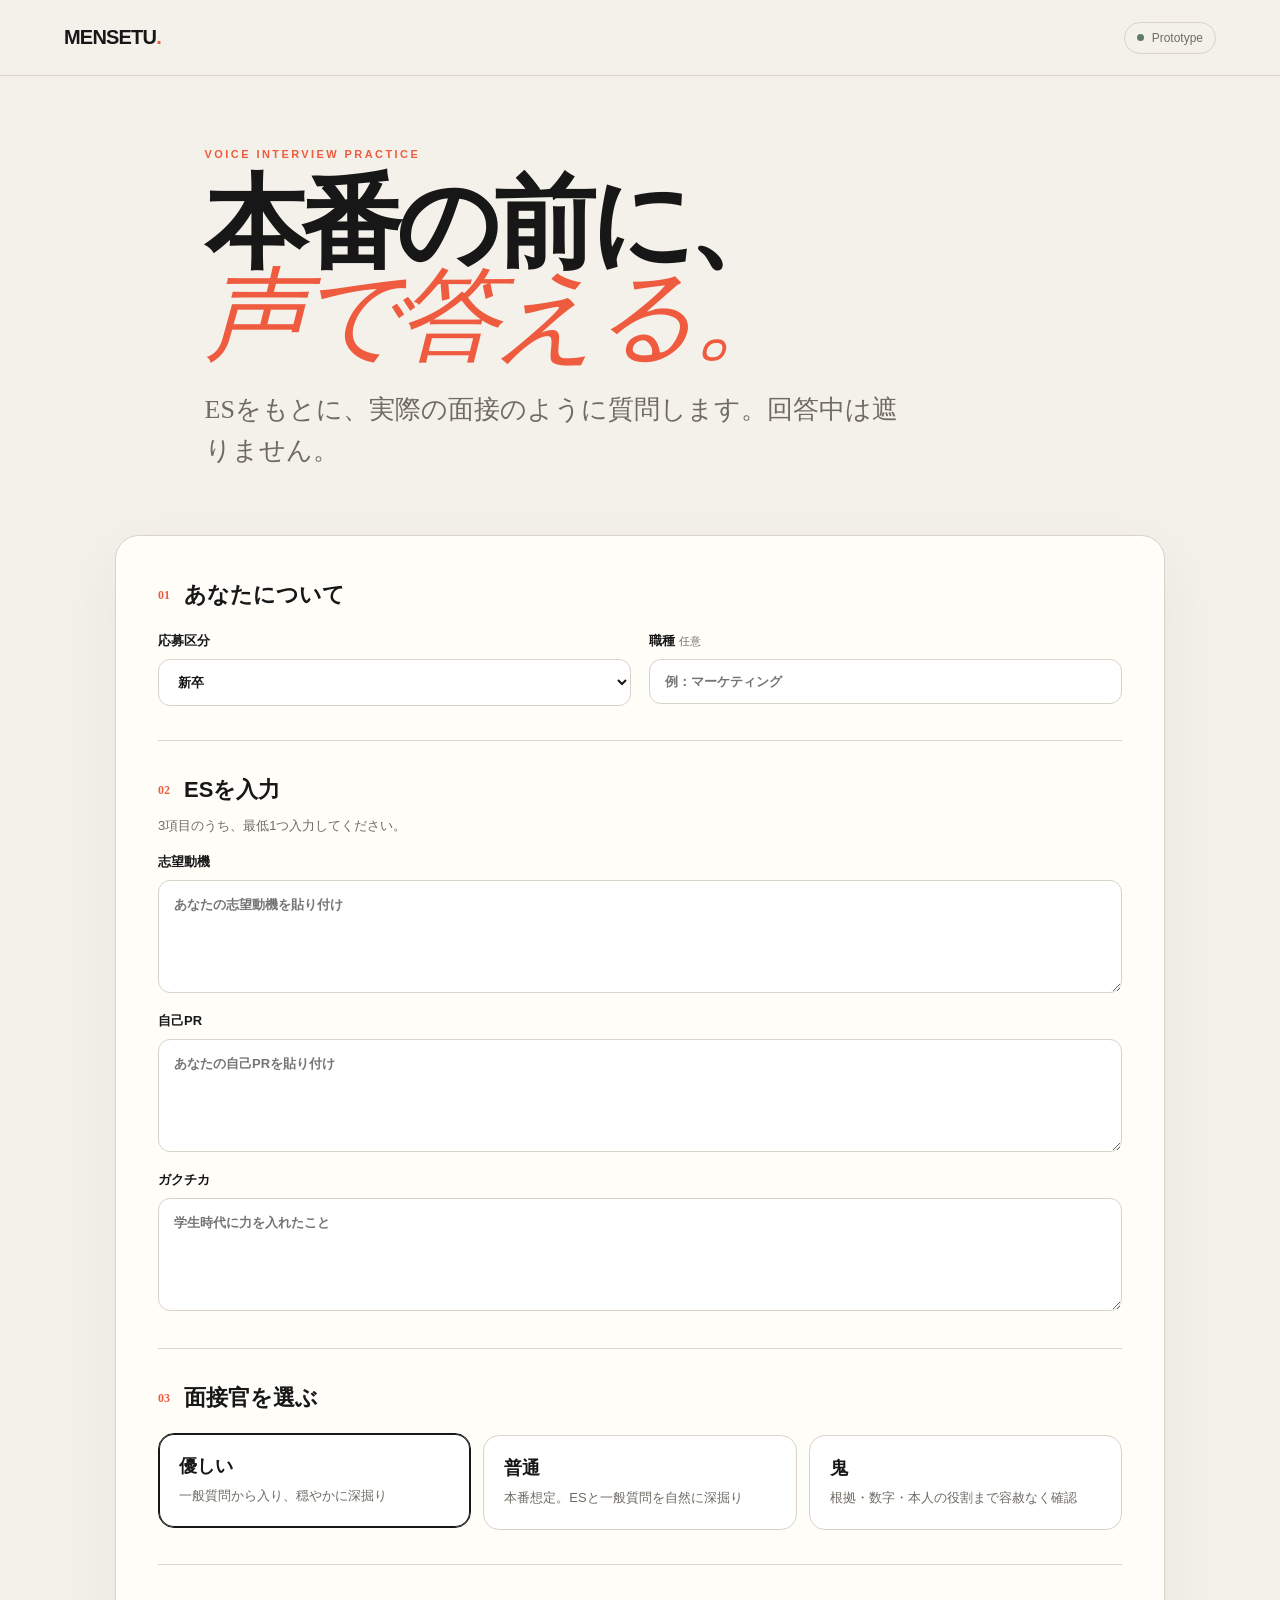
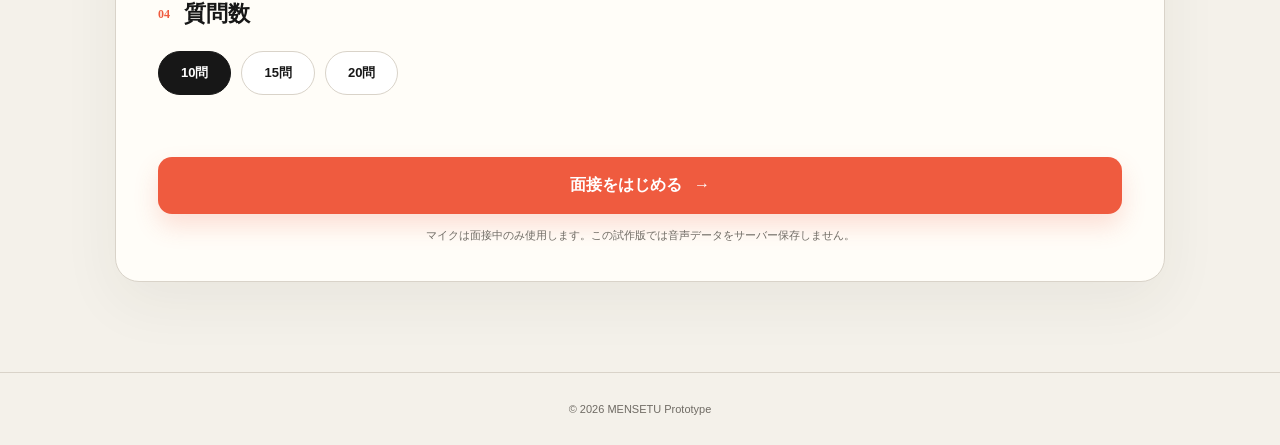
<file: index.html>
<!doctype html>
<html lang="ja">
<head>
  <meta charset="utf-8">
  <meta name="viewport" content="width=device-width,initial-scale=1">
  <title>MENSETU — 声で練習するAI面接</title>
  <meta name="description" content="ESをもとに、声で本番さながらの面接練習。優しい・普通・鬼の3タイプから選べます。">
  <link rel="stylesheet" href="styles.css">
</head>
<body>
  <header class="topbar">
    <a class="brand" href="/">MENSETU<span>.</span></a>
    <div class="status-pill"><span></span> Prototype</div>
  </header>

  <main>
    <section id="setupView" class="view active">
      <div class="intro">
        <p class="eyebrow">VOICE INTERVIEW PRACTICE</p>
        <h1>本番の前に、<br><em>声で答える。</em></h1>
        <p class="lead">ESをもとに、実際の面接のように質問します。回答中は遮りません。</p>
      </div>

      <form id="setupForm" class="setup-card">
        <div class="step">
          <div class="step-head"><span>01</span><h2>あなたについて</h2></div>
          <div class="grid two">
            <label>応募区分
              <select id="careerType">
                <option value="newgrad">新卒</option>
                <option value="midcareer">中途</option>
              </select>
            </label>
            <label>職種 <small>任意</small>
              <input id="jobType" type="text" placeholder="例：マーケティング">
            </label>
          </div>
        </div>

        <div class="step">
          <div class="step-head"><span>02</span><h2>ESを入力</h2></div>
          <p class="helper">3項目のうち、最低1つ入力してください。</p>

          <div id="newgradFields" class="es-fields">
            <label>志望動機
              <textarea id="motivation" rows="4" placeholder="あなたの志望動機を貼り付け"></textarea>
            </label>
            <label>自己PR
              <textarea id="selfPr" rows="4" placeholder="あなたの自己PRを貼り付け"></textarea>
            </label>
            <label>ガクチカ
              <textarea id="gakuchika" rows="4" placeholder="学生時代に力を入れたこと"></textarea>
            </label>
          </div>

          <div id="midcareerFields" class="es-fields hidden">
            <label>転職理由
              <textarea id="reasonChange" rows="4" placeholder="転職を考えた理由"></textarea>
            </label>
            <label>自己PR
              <textarea id="midSelfPr" rows="4" placeholder="あなたの強み・自己PR"></textarea>
            </label>
            <label>職務経歴・実績
              <textarea id="careerHistory" rows="5" placeholder="担当業務、役割、実績など"></textarea>
            </label>
          </div>
          <p id="esError" class="error hidden">ESを最低1項目入力してください。</p>
        </div>

        <div class="step">
          <div class="step-head"><span>03</span><h2>面接官を選ぶ</h2></div>
          <div class="interviewers">
            <label class="mode-card">
              <input type="radio" name="mode" value="gentle" checked>
              <div><b>優しい</b><span>一般質問から入り、穏やかに深掘り</span></div>
            </label>
            <label class="mode-card">
              <input type="radio" name="mode" value="normal">
              <div><b>普通</b><span>本番想定。ESと一般質問を自然に深掘り</span></div>
            </label>
            <label class="mode-card">
              <input type="radio" name="mode" value="hard">
              <div><b>鬼</b><span>根拠・数字・本人の役割まで容赦なく確認</span></div>
            </label>
          </div>
        </div>

        <div class="step">
          <div class="step-head"><span>04</span><h2>質問数</h2></div>
          <div class="count-picker">
            <label><input type="radio" name="count" value="10" checked><span>10問</span></label>
            <label><input type="radio" name="count" value="15"><span>15問</span></label>
            <label><input type="radio" name="count" value="20"><span>20問</span></label>
          </div>
        </div>

        <button class="primary" type="submit">面接をはじめる <span>→</span></button>
        <p class="privacy">マイクは面接中のみ使用します。この試作版では音声データをサーバー保存しません。</p>
      </form>
    </section>

    <section id="interviewView" class="view interview-view">
      <div class="interview-shell">
        <div class="interview-top">
          <div>
            <p id="modeLabel" class="eyebrow">NORMAL INTERVIEWER</p>
            <h2>模擬面接</h2>
          </div>
          <div class="progress-wrap"><span id="progressText">1 / 10</span><div class="progress"><i id="progressBar"></i></div></div>
        </div>

        <div class="question-card">
          <div class="avatar" id="avatarFace">面</div>
          <p class="speaker">INTERVIEWER</p>
          <h3 id="questionText">それでは、面接を始めます。</h3>
          <button id="replayQuestion" class="ghost" type="button">🔊 もう一度聞く</button>
        </div>

        <div class="answer-panel">
          <div id="timer" class="timer">00:00</div>
          <div id="micState" class="mic-state"><span class="mic-dot"></span>待機中</div>
          <button id="answerButton" class="record-btn" type="button">🎙 回答を開始</button>
          <p id="supportText" class="support">ボタンを押してから回答してください。話している途中で次の質問には進みません。</p>
          <div id="transcriptBox" class="transcript hidden">
            <p>文字起こし</p>
            <div id="transcriptText"></div>
          </div>
        </div>
      </div>
    </section>

    <section id="resultView" class="view">
      <div class="result-shell">
        <p class="eyebrow">INTERVIEW COMPLETE</p>
        <h2>おつかれさまでした。</h2>
        <p class="lead">今回の質問と回答時間を振り返れます。</p>
        <div id="summaryStats" class="summary-stats"></div>
        <div id="resultList" class="result-list"></div>
        <button id="restartButton" class="primary" type="button">もう一度練習する <span>↻</span></button>
      </div>
    </section>
  </main>

  <footer>© 2026 MENSETU Prototype</footer>
  <script src="script.js"></script>
</body>
</html>
</file>
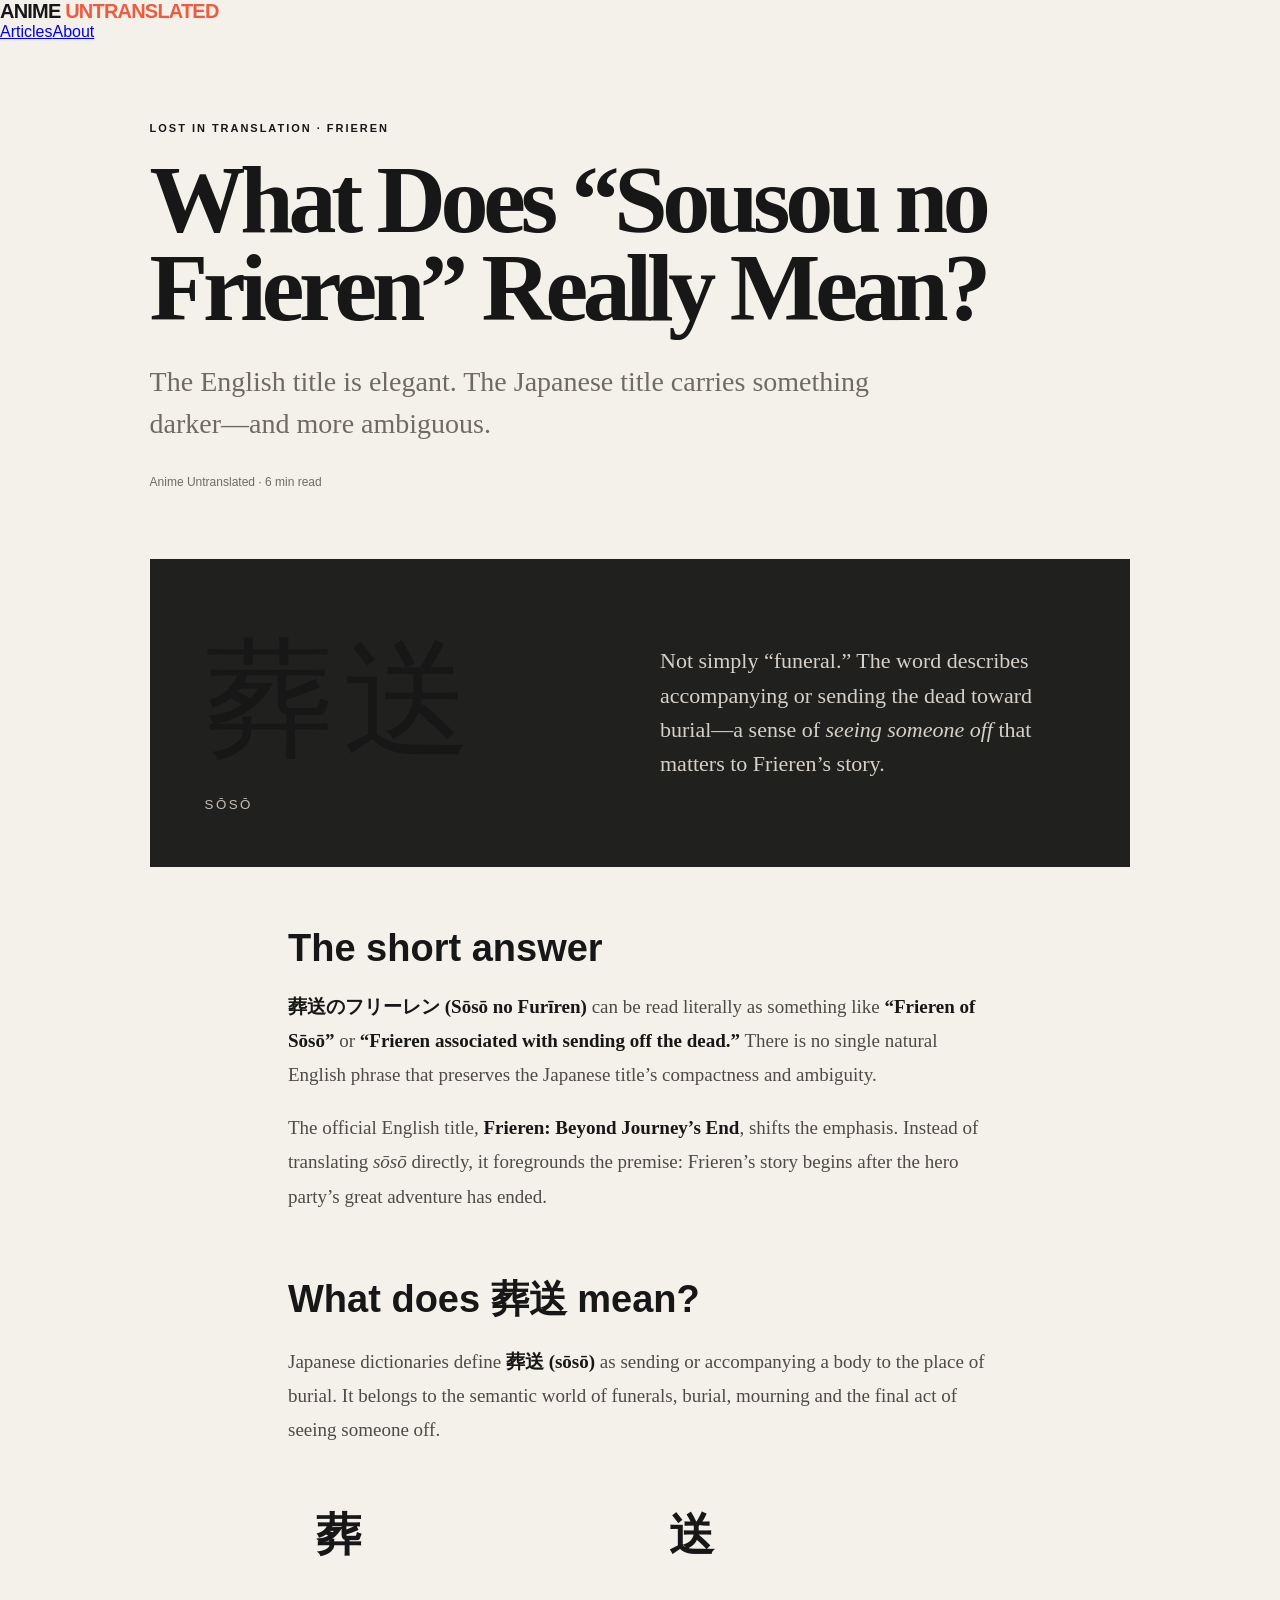
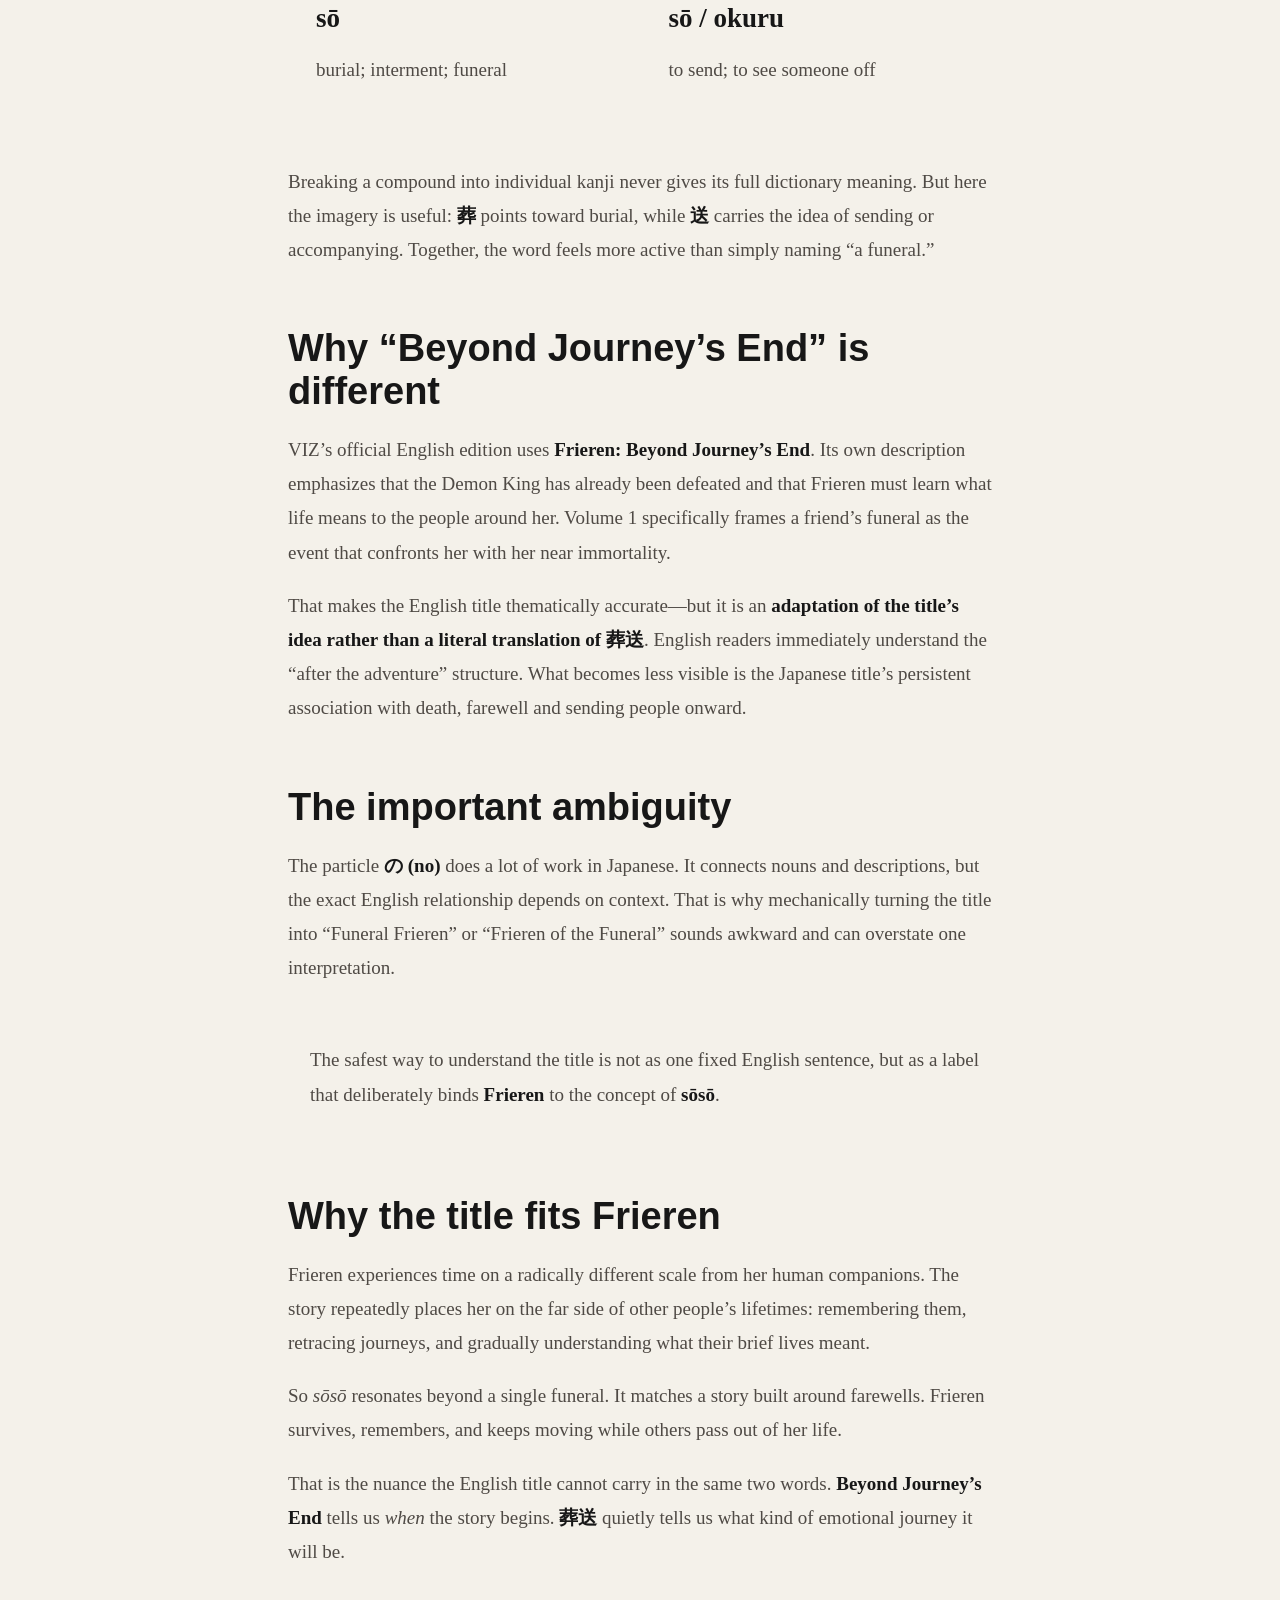
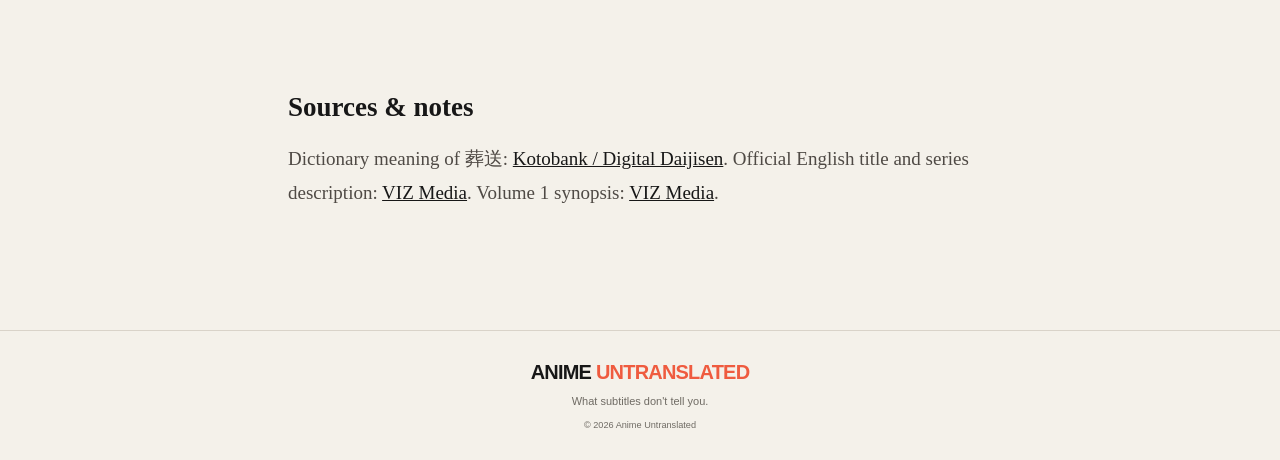
<file: articles/sousou-no-frieren-meaning.html>
<!doctype html><html lang="en"><head><meta charset="utf-8"><meta name="viewport" content="width=device-width,initial-scale=1"><title>What Does “Sousou no Frieren” Really Mean? | Anime Untranslated</title><meta name="description" content="The Japanese meaning of Sousou no Frieren (葬送のフリーレン), why 葬送 is difficult to translate, and what the English title changes."><link rel="stylesheet" href="../styles.css"><style>
.article-page{max-width:1160px;margin:auto}.article-hero{padding:9vh 7vw 70px;border-bottom:1px solid var(--rule)}.crumb{font-size:11px;letter-spacing:.18em;color:var(--clay);font-weight:800}.article-hero h1{font-family:Georgia,serif;font-size:clamp(48px,7.5vw,96px);line-height:.92;letter-spacing:-.055em;margin:22px 0 28px;max-width:1000px}.dek{font-family:Georgia,serif;color:var(--muted);font-size:clamp(20px,2.2vw,28px);line-height:1.5;max-width:760px}.meta{margin-top:30px;font-size:12px;color:var(--muted)}.word-card{margin:0 7vw 55px;background:var(--dark);color:var(--paper);padding:55px;display:grid;grid-template-columns:1fr 1fr;gap:40px;align-items:center}.word-card .jp{font-family:serif;font-size:clamp(70px,10vw,130px);letter-spacing:.08em}.word-card small{display:block;color:#c5bdb4;letter-spacing:.18em;margin-top:10px}.word-card p{font-family:Georgia,serif;font-size:22px;line-height:1.55;color:#d6d0c8}.prose{max-width:760px;margin:0 auto;padding:0 28px 100px}.prose h2{font-size:38px;margin:60px 0 20px}.prose h3{font-family:Georgia,serif;font-size:27px;margin:38px 0 12px}.prose p,.prose li{font-family:Georgia,serif;font-size:19px;line-height:1.8;color:#4f4a45}.prose strong{color:var(--ink)}.kanji-breakdown{display:grid;grid-template-columns:1fr 1fr;gap:1px;background:var(--rule);border:1px solid var(--rule);margin:30px 0}.kanji-breakdown div{background:var(--paper);padding:28px}.kanji-breakdown b{font-family:serif;font-size:45px;color:var(--clay)}.note{border-left:3px solid var(--clay);padding:4px 0 4px 22px;margin:35px 0}.sources{border-top:1px solid var(--rule);margin-top:60px;padding-top:25px}.sources a{color:var(--ink)}@media(max-width:650px){.article-hero{padding:8vh 6vw 50px}.article-hero h1{font-size:13vw}.word-card{margin:0 6vw 35px;padding:30px 24px;grid-template-columns:1fr}.word-card .jp{font-size:22vw}.prose{padding:0 6vw 70px}.prose h2{font-size:32px;margin-top:48px}.prose p,.prose li{font-size:18px}.kanji-breakdown div{padding:20px}.kanji-breakdown b{font-size:38px}}</style></head><body>
<header><div><a class="brand" href="../">ANIME <span>UNTRANSLATED</span></a></div><nav><a href="../#latest">Articles</a><a href="../#about">About</a></nav></header>
<main class="article-page"><section class="article-hero"><div class="crumb">LOST IN TRANSLATION · FRIEREN</div><h1>What Does “Sousou no Frieren” Really Mean?</h1><p class="dek">The English title is elegant. The Japanese title carries something darker—and more ambiguous.</p><div class="meta">Anime Untranslated · 6 min read</div></section>
<section class="word-card"><div><div class="jp">葬送</div><small>SŌSŌ</small></div><p>Not simply “funeral.” The word describes accompanying or sending the dead toward burial—a sense of <em>seeing someone off</em> that matters to Frieren’s story.</p></section>
<article class="prose">
<h2>The short answer</h2><p><strong>葬送のフリーレン (Sōsō no Furīren)</strong> can be read literally as something like <strong>“Frieren of Sōsō”</strong> or <strong>“Frieren associated with sending off the dead.”</strong> There is no single natural English phrase that preserves the Japanese title’s compactness and ambiguity.</p>
<p>The official English title, <strong>Frieren: Beyond Journey’s End</strong>, shifts the emphasis. Instead of translating <em>sōsō</em> directly, it foregrounds the premise: Frieren’s story begins after the hero party’s great adventure has ended.</p>
<h2>What does 葬送 mean?</h2><p>Japanese dictionaries define <strong>葬送 (sōsō)</strong> as sending or accompanying a body to the place of burial. It belongs to the semantic world of funerals, burial, mourning and the final act of seeing someone off.</p>
<div class="kanji-breakdown"><div><b>葬</b><h3>sō</h3><p>burial; interment; funeral</p></div><div><b>送</b><h3>sō / okuru</h3><p>to send; to see someone off</p></div></div>
<p>Breaking a compound into individual kanji never gives its full dictionary meaning. But here the imagery is useful: <strong>葬</strong> points toward burial, while <strong>送</strong> carries the idea of sending or accompanying. Together, the word feels more active than simply naming “a funeral.”</p>
<h2>Why “Beyond Journey’s End” is different</h2><p>VIZ’s official English edition uses <strong>Frieren: Beyond Journey’s End</strong>. Its own description emphasizes that the Demon King has already been defeated and that Frieren must learn what life means to the people around her. Volume 1 specifically frames a friend’s funeral as the event that confronts her with her near immortality.</p>
<p>That makes the English title thematically accurate—but it is an <strong>adaptation of the title’s idea rather than a literal translation of 葬送</strong>. English readers immediately understand the “after the adventure” structure. What becomes less visible is the Japanese title’s persistent association with death, farewell and sending people onward.</p>
<h2>The important ambiguity</h2><p>The particle <strong>の (no)</strong> does a lot of work in Japanese. It connects nouns and descriptions, but the exact English relationship depends on context. That is why mechanically turning the title into “Funeral Frieren” or “Frieren of the Funeral” sounds awkward and can overstate one interpretation.</p>
<div class="note"><p>The safest way to understand the title is not as one fixed English sentence, but as a label that deliberately binds <strong>Frieren</strong> to the concept of <strong>sōsō</strong>.</p></div>
<h2>Why the title fits Frieren</h2><p>Frieren experiences time on a radically different scale from her human companions. The story repeatedly places her on the far side of other people’s lifetimes: remembering them, retracing journeys, and gradually understanding what their brief lives meant.</p>
<p>So <em>sōsō</em> resonates beyond a single funeral. It matches a story built around farewells. Frieren survives, remembers, and keeps moving while others pass out of her life.</p>
<p>That is the nuance the English title cannot carry in the same two words. <strong>Beyond Journey’s End</strong> tells us <em>when</em> the story begins. <strong>葬送</strong> quietly tells us what kind of emotional journey it will be.</p>
<div class="sources"><h3>Sources & notes</h3><p>Dictionary meaning of 葬送: <a href="https://kotobank.jp/word/%E8%91%AC%E9%80%81-552749">Kotobank / Digital Daijisen</a>. Official English title and series description: <a href="https://www.viz.com/frieren-beyond-journeys-end">VIZ Media</a>. Volume 1 synopsis: <a href="https://www.viz.com/manga-books/manga/frieren-beyond-journey-s-end-volume-1-0/product/6872">VIZ Media</a>.</p></div>
</article></main><footer><div class="brand">ANIME <span>UNTRANSLATED</span></div><p>What subtitles don't tell you.</p><small>© 2026 Anime Untranslated</small></footer></body></html>
</file>
<file: styles.css>
:root{--bg:#f4f1ea;--ink:#171717;--muted:#6f6b64;--line:#d9d3c9;--accent:#ef5b3f;--card:#fffdf8;--dark:#20201f;--green:#5d7c68}*{box-sizing:border-box}html{scroll-behavior:smooth}body{margin:0;background:var(--bg);color:var(--ink);font-family:-apple-system,BlinkMacSystemFont,"Hiragino Sans","Yu Gothic",sans-serif;-webkit-font-smoothing:antialiased}.topbar{height:76px;padding:0 5vw;display:flex;align-items:center;justify-content:space-between;border-bottom:1px solid var(--line);position:sticky;top:0;background:rgba(244,241,234,.92);backdrop-filter:blur(14px);z-index:20}.brand{font-size:20px;font-weight:900;letter-spacing:-.04em;color:var(--ink);text-decoration:none}.brand span{color:var(--accent)}.status-pill{font-size:12px;color:var(--muted);display:flex;align-items:center;gap:8px;border:1px solid var(--line);padding:8px 12px;border-radius:999px}.status-pill span{width:7px;height:7px;border-radius:50%;background:var(--green)}main{min-height:calc(100vh - 76px)}.view{display:none}.view.active{display:block}.intro{padding:72px 7vw 38px;max-width:1050px;margin:auto}.eyebrow{font-size:11px;letter-spacing:.22em;font-weight:800;color:var(--accent);margin:0 0 18px}.intro h1{font-family:Georgia,"Yu Mincho",serif;font-size:clamp(54px,8vw,104px);line-height:.9;letter-spacing:-.06em;margin:0 0 28px}.intro h1 em{font-weight:400;color:var(--accent)}.lead{font-family:Georgia,"Yu Mincho",serif;font-size:clamp(18px,2.1vw,26px);line-height:1.55;color:var(--muted);max-width:700px}.setup-card{max-width:1050px;margin:0 auto 90px;background:var(--card);border:1px solid var(--line);border-radius:24px;padding:10px 42px 38px;box-shadow:0 20px 60px rgba(50,45,35,.06)}.step{padding:34px 0;border-bottom:1px solid var(--line)}.step:last-of-type{border-bottom:0}.step-head{display:flex;align-items:center;gap:14px;margin-bottom:22px}.step-head span{font:700 12px/1 Georgia,serif;color:var(--accent)}.step-head h2{font-size:22px;margin:0}.grid.two{display:grid;grid-template-columns:1fr 1fr;gap:18px}label{font-size:13px;font-weight:700;display:block}label small{font-weight:400;color:var(--muted)}input[type=text],select,textarea{width:100%;margin-top:9px;border:1px solid var(--line);background:#fff;border-radius:12px;padding:14px 15px;font:inherit;color:var(--ink);outline:none;transition:.2s}textarea{resize:vertical;min-height:110px;line-height:1.6}input:focus,select:focus,textarea:focus{border-color:#a9a195;box-shadow:0 0 0 3px rgba(239,91,63,.08)}.helper{color:var(--muted);font-size:13px;margin:-10px 0 18px}.es-fields{display:grid;gap:16px}.hidden{display:none!important}.error{color:#c23f2a;font-size:13px;margin:12px 0 0}.interviewers{display:grid;grid-template-columns:repeat(3,1fr);gap:12px}.mode-card{position:relative}.mode-card input{position:absolute;opacity:0;pointer-events:none}.mode-card div{height:100%;border:1px solid var(--line);border-radius:16px;padding:20px;cursor:pointer;transition:.2s;background:#fff}.mode-card b{display:block;font-size:18px;margin-bottom:8px}.mode-card span{display:block;font-weight:400;font-size:13px;line-height:1.55;color:var(--muted)}.mode-card input:checked+div{border-color:var(--ink);box-shadow:inset 0 0 0 1px var(--ink);transform:translateY(-2px)}.count-picker{display:flex;gap:10px}.count-picker label input{position:absolute;opacity:0}.count-picker label span{display:block;border:1px solid var(--line);border-radius:999px;padding:12px 22px;cursor:pointer;background:#fff}.count-picker label input:checked+span{background:var(--ink);color:#fff;border-color:var(--ink)}.primary{width:100%;border:0;background:var(--accent);color:#fff;border-radius:14px;padding:18px 22px;font-size:16px;font-weight:800;margin-top:28px;cursor:pointer;display:flex;align-items:center;justify-content:center;gap:12px;box-shadow:0 12px 25px rgba(239,91,63,.18)}.primary:hover{filter:brightness(.98);transform:translateY(-1px)}.privacy{text-align:center;color:var(--muted);font-size:11px;margin:14px 0 0}.interview-view{min-height:calc(100vh - 76px);padding:5vh 5vw}.interview-shell{max-width:980px;margin:auto}.interview-top{display:flex;justify-content:space-between;align-items:end;margin-bottom:28px}.interview-top h2{font-family:Georgia,"Yu Mincho",serif;font-size:38px;margin:0}.progress-wrap{text-align:right;font-size:12px;color:var(--muted);min-width:190px}.progress{height:4px;background:#ded8ce;margin-top:8px;border-radius:99px;overflow:hidden}.progress i{display:block;height:100%;width:0;background:var(--accent);transition:.35s}.question-card{background:var(--dark);color:#fff;border-radius:26px;padding:58px 58px 52px;min-height:330px;display:flex;flex-direction:column;align-items:flex-start;justify-content:center;position:relative}.avatar{width:48px;height:48px;border-radius:50%;display:grid;place-items:center;background:#fff;color:var(--dark);font-family:Georgia,serif;font-weight:800;margin-bottom:20px}.speaker{font-size:10px;letter-spacing:.2em;color:#aaa69e;margin:0 0 18px}.question-card h3{font-family:Georgia,"Yu Mincho",serif;font-size:clamp(26px,3.4vw,42px);font-weight:500;line-height:1.45;margin:0;max-width:820px}.ghost{border:1px solid #55534f;background:transparent;color:#d7d3cd;border-radius:999px;padding:10px 15px;font-size:12px;margin-top:28px;cursor:pointer}.answer-panel{padding:30px 4px 0;text-align:center}.timer{font:500 42px/1 Georgia,serif;letter-spacing:.02em}.mic-state{margin:10px 0 20px;color:var(--muted);font-size:13px;display:flex;justify-content:center;align-items:center;gap:8px}.mic-dot{width:8px;height:8px;border-radius:50%;background:#b7b1a8}.mic-state.live .mic-dot{background:var(--accent);box-shadow:0 0 0 5px rgba(239,91,63,.12);animation:pulse 1.1s infinite}@keyframes pulse{50%{transform:scale(1.25)}}.record-btn{border:0;background:var(--ink);color:#fff;border-radius:999px;padding:16px 28px;font-size:15px;font-weight:800;cursor:pointer;min-width:220px}.record-btn.live{background:var(--accent)}.support{font-size:12px;color:var(--muted);margin-top:12px}.transcript{max-width:760px;margin:24px auto 0;text-align:left;background:var(--card);border:1px solid var(--line);border-radius:15px;padding:16px 18px}.transcript p{font-size:10px;letter-spacing:.12em;color:var(--muted);font-weight:800;margin:0 0 8px}.transcript div{line-height:1.7;font-size:14px}.result-shell{max-width:900px;margin:auto;padding:80px 5vw 100px}.result-shell h2{font-family:Georgia,"Yu Mincho",serif;font-size:clamp(46px,6vw,72px);letter-spacing:-.04em;margin:0 0 10px}.summary-stats{display:grid;grid-template-columns:repeat(3,1fr);gap:12px;margin:38px 0}.stat{background:var(--card);border:1px solid var(--line);border-radius:16px;padding:22px}.stat b{display:block;font:600 32px/1 Georgia,serif;margin-bottom:7px}.stat span{font-size:12px;color:var(--muted)}.result-list{display:grid;gap:10px}.result-item{background:var(--card);border:1px solid var(--line);border-radius:15px;padding:18px 20px}.result-item header{display:flex;justify-content:space-between;gap:18px;margin-bottom:7px}.result-item b{font-size:13px}.result-item time{font:600 14px Georgia,serif;color:var(--accent)}.result-item p{font-size:13px;line-height:1.6;color:var(--muted);margin:0}.result-item .answer{margin-top:10px;color:var(--ink)}footer{text-align:center;border-top:1px solid var(--line);padding:30px;color:var(--muted);font-size:11px}@media(max-width:760px){.topbar{height:68px}.intro{padding:48px 6vw 28px}.intro h1{font-size:15vw}.setup-card{margin:0 4vw 60px;padding:4px 20px 28px}.grid.two,.interviewers,.summary-stats{grid-template-columns:1fr}.interviewers{gap:9px}.count-picker{display:grid;grid-template-columns:repeat(3,1fr)}.count-picker label span{text-align:center;padding:11px 8px}.interview-view{padding:28px 4vw}.interview-top{align-items:flex-start;gap:15px}.progress-wrap{min-width:120px}.question-card{padding:38px 24px 34px;min-height:310px;border-radius:20px}.question-card h3{font-size:27px}.answer-panel{padding-top:24px}.result-shell{padding:60px 5vw}.summary-stats{grid-template-columns:repeat(3,1fr)}.stat{padding:16px 12px}.stat b{font-size:25px}.stat span{font-size:10px}}
</file>
